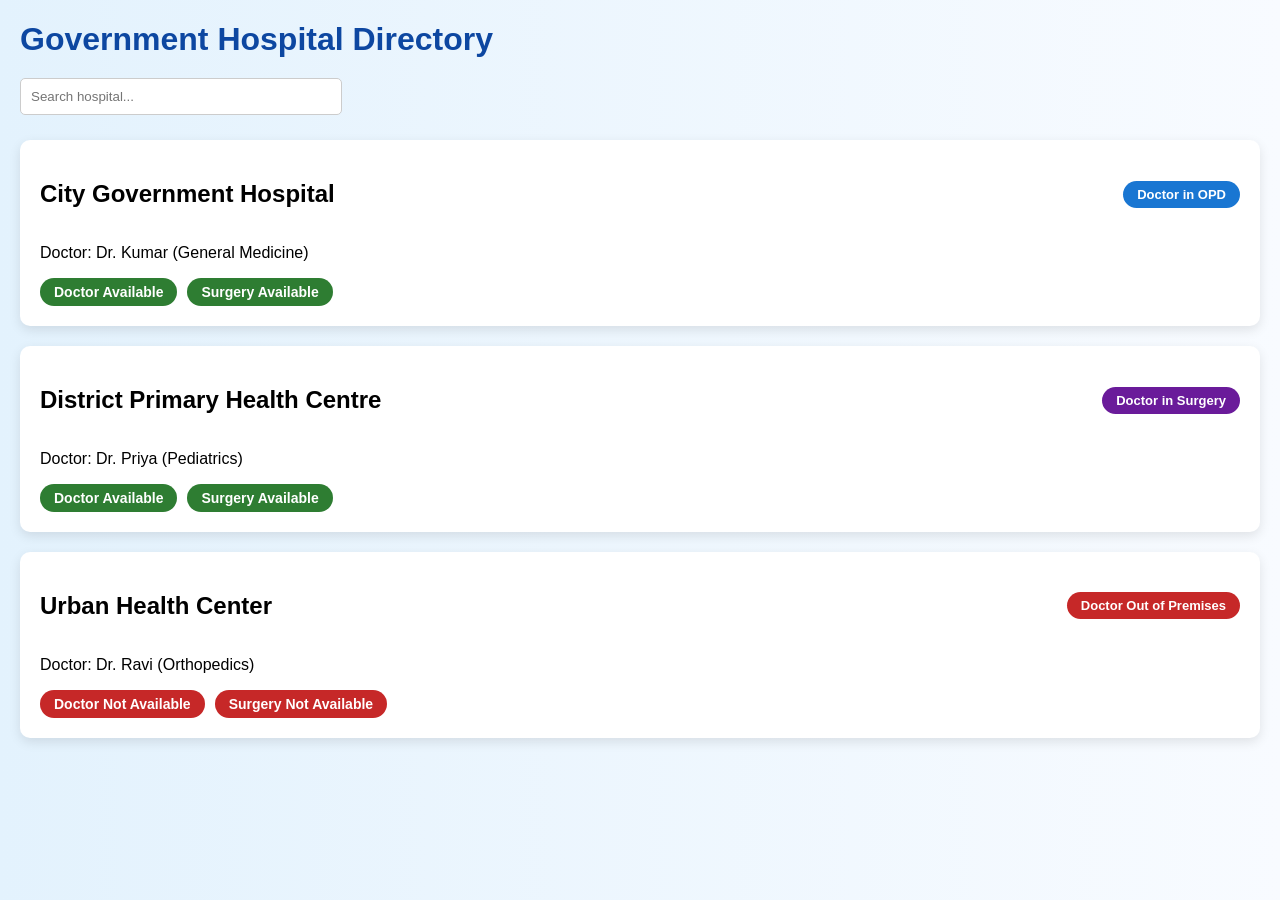
<file: index.html>
<!DOCTYPE html>
<html>
<head>
    <title>Government Hospital Directory</title>
    <link rel="stylesheet" href="style.css">
</head>
<body>

<h1>Government Hospital Directory</h1>

<input type="text" id="searchBar" placeholder="Search hospital...">

<a href="hospital1.html" class="hospital-link">
<div class="hospital">
    <div class="hospital-header">
        <h2>City Government Hospital</h2>
        
        <span class="room-status opd">Doctor in OPD</span>
    </div>
    <p>Doctor: Dr. Kumar (General Medicine)</p>
    <div class="status-group">
        <span class="status available">Doctor Available</span>
        <span class="status available">Surgery Available</span>
    </div>
</div>
</a>

<a href="hospital2.html" class="hospital-link">
<div class="hospital">
    <div class="hospital-header">
        <h2>District Primary Health Centre</h2>
        <span class="room-status surgery">Doctor in Surgery</span>
    </div>
    <p>Doctor: Dr. Priya (Pediatrics)</p>
    <div class="status-group">
        <span class="status available">Doctor Available</span>
        <span class="status available">Surgery Available</span>
    </div>
</div>
</a>

<a href="hospital3.html" class="hospital-link">
<div class="hospital">
    <div class="hospital-header">
        <h2>Urban Health Center</h2>
        <span class="room-status out">Doctor Out of Premises</span>
    </div>
    <p>Doctor: Dr. Ravi (Orthopedics)</p>
    <div class="status-group">
        <span class="status not-available">Doctor Not Available</span>
        <span class="status not-available">Surgery Not Available</span>
    </div>
</div>
</a>

</body>
</html>
</file>
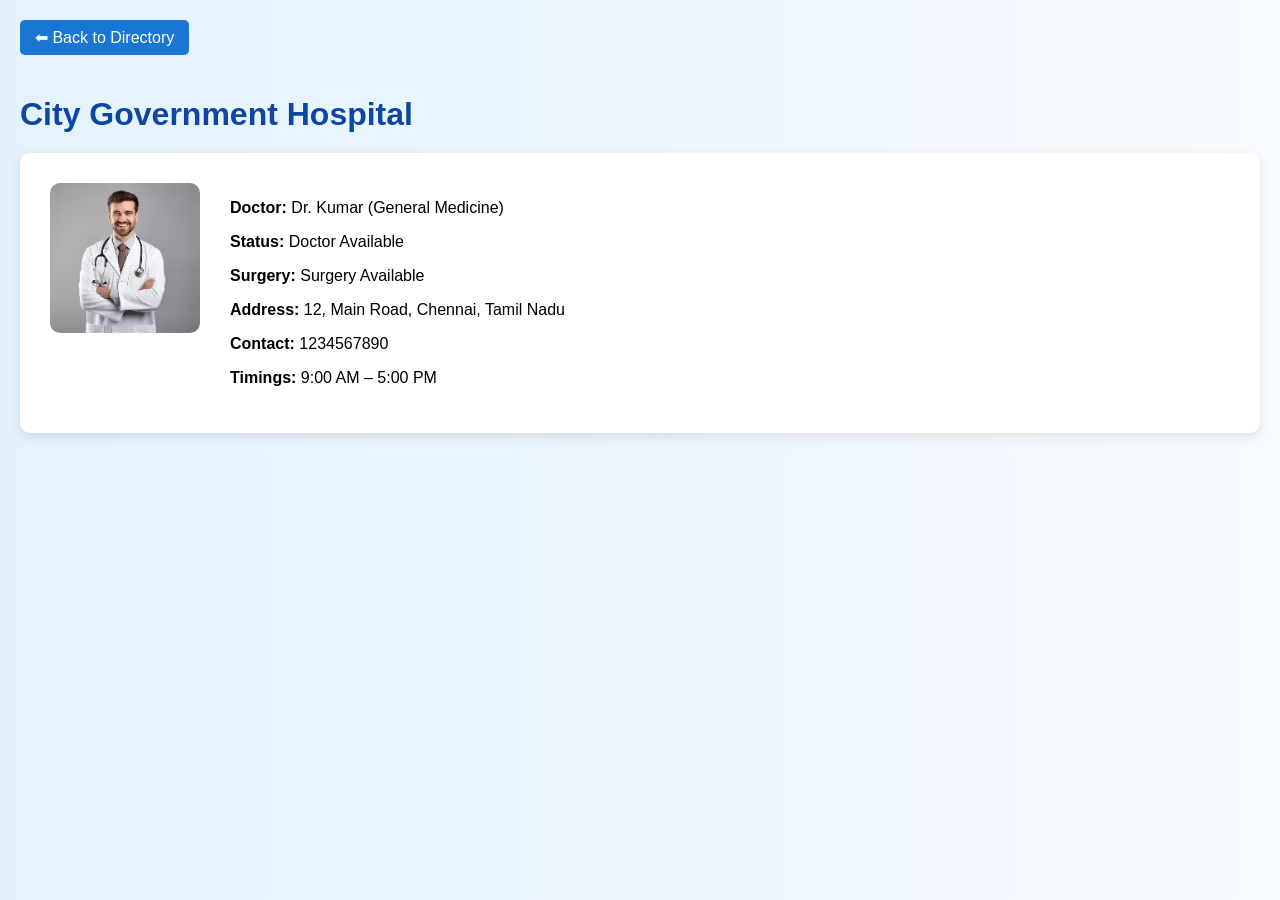
<file: hospital1.html>
<!DOCTYPE html>
<html>
<head>
    <title>City Government Hospital</title>
    <link rel="stylesheet" href="style.css">
</head>
<body>

<a href="index.html" class="back-btn">⬅ Back to Directory</a>

<h1>City Government Hospital</h1>

<div class="detail-card">
    <img src="[data-uri]" class="doctor-photo">
    <div class="detail-info">
        <p><strong>Doctor:</strong> Dr. Kumar (General Medicine)</p>
        <p><strong>Status:</strong> Doctor Available</p>
        <p><strong>Surgery:</strong> Surgery Available</p>
        <p><strong>Address:</strong> 12, Main Road, Chennai, Tamil Nadu</p>
        <p><strong>Contact:</strong> 1234567890</p>
        <p><strong>Timings:</strong> 9:00 AM – 5:00 PM</p>
    </div>
</div>

</body>
</html>
</file>
<file: style.css>
body {
    font-family: Arial, sans-serif;
    margin: 20px;
    background: linear-gradient(to right, #e3f2fd, #f8fbff);
}

h1 {
    color: #0d47a1;
    margin-bottom: 20px;
}

#searchBar {
    padding: 10px;
    width: 300px;
    margin-bottom: 25px;
    border-radius: 5px;
    border: 1px solid #ccc;
}

.hospital-link {
    text-decoration: none;
    color: inherit;
}

.hospital {
    background: white;
    padding: 20px;
    margin-bottom: 20px;
    border-radius: 10px;
    box-shadow: 0 4px 12px rgba(0,0,0,0.1);
    transition: transform 0.2s;
}

.hospital:hover {
    transform: scale(1.02);
}

.hospital-header {
    display: flex;
    justify-content: space-between;
    align-items: center;
}

.status-group {
    margin-top: 10px;
    display: flex;
    gap: 10px;
}

.status {
    padding: 6px 14px;
    border-radius: 20px;
    font-size: 14px;
    color: white;
    font-weight: bold;
}

.available {
    background-color: #2e7d32;
}

.not-available {
    background-color: #c62828;
}

.room-status {
    padding: 6px 14px;
    border-radius: 20px;
    font-size: 13px;
    color: white;
    font-weight: bold;
}

.opd { background-color: #1976d2; }
.surgery { background-color: #6a1b9a; }
.out { background-color: #c62828; }

.detail-card {
    display: flex;
    gap: 30px;
    background: white;
    padding: 30px;
    border-radius: 10px;
    box-shadow: 0 4px 12px rgba(0,0,0,0.1);
}

.doctor-photo {
    width: 150px;
    height: 150px;
    border-radius: 10px;
}

.back-btn {
    display: inline-block;
    margin-bottom: 20px;
    text-decoration: none;
    color: white;
    background: #1976d2;
    padding: 8px 15px;
    border-radius: 5px;
}
</file>
